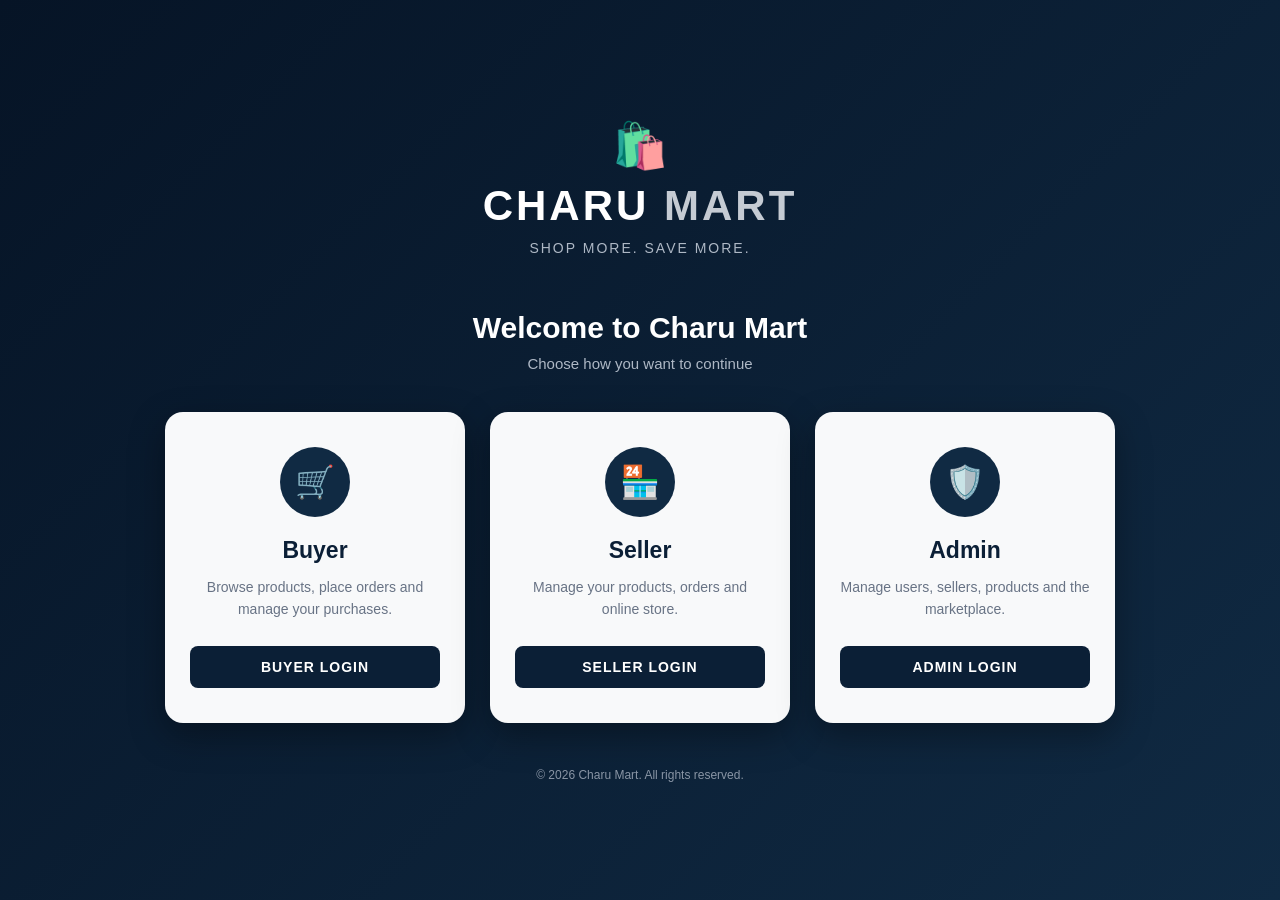
<file: index.html>
<!DOCTYPE html>
<html lang="en">

<head>
    <meta charset="UTF-8">
    <meta name="viewport" content="width=device-width, initial-scale=1.0">

    <title>Charu Mart | Choose Account</title>

    <style>

        * {
            margin: 0;
            padding: 0;
            box-sizing: border-box;
            font-family: Arial, sans-serif;
        }

        body {
            min-height: 100vh;
            background: linear-gradient(135deg, #061426, #102a43);
            color: #ffffff;

            display: flex;
            justify-content: center;
            align-items: center;

            padding: 30px;
        }

        .container {
            width: 100%;
            max-width: 1100px;
            text-align: center;
        }

        /* LOGO */

        .brand-icon {
            font-size: 45px;
            margin-bottom: 10px;
        }

        .logo {
            font-size: 42px;
            font-weight: 700;
            letter-spacing: 3px;
        }

        .logo span {
            color: #c5cbd3;
        }

        .tagline {
            margin-top: 10px;
            color: #aeb8c5;
            letter-spacing: 2px;
            font-size: 14px;
        }

        /* TITLE */

        .welcome {
            margin-top: 55px;
        }

        .welcome h2 {
            font-size: 30px;
            margin-bottom: 10px;
        }

        .welcome p {
            color: #aeb8c5;
            font-size: 15px;
        }

        /* ROLE CARDS */

        .roles {
            display: flex;
            justify-content: center;
            gap: 25px;

            margin-top: 40px;
            flex-wrap: wrap;
        }

        .role-card {
            width: 300px;
            min-height: 310px;

            background: #f8f9fa;
            color: #17202a;

            border-radius: 18px;

            padding: 35px 25px;

            box-shadow: 0 12px 35px rgba(0, 0, 0, 0.35);

            transition: transform 0.3s ease,
                        box-shadow 0.3s ease;
        }

        .role-card:hover {
            transform: translateY(-10px);

            box-shadow: 0 18px 40px rgba(0, 0, 0, 0.5);
        }

        /* ICON */

        .role-icon {
            width: 70px;
            height: 70px;

            margin: 0 auto 20px;

            border-radius: 50%;

            background: #102a43;

            display: flex;
            justify-content: center;
            align-items: center;

            font-size: 32px;
        }

        /* CARD TEXT */

        .role-card h3 {
            font-size: 23px;
            color: #0b1f36;

            margin-bottom: 12px;
        }

        .role-card p {
            color: #687385;

            font-size: 14px;
            line-height: 1.6;

            min-height: 45px;

            margin-bottom: 25px;
        }

        /* BUTTON */

        .role-button {
            display: inline-block;

            width: 100%;

            padding: 13px 20px;

            background: #0b1f36;
            color: #ffffff;

            text-decoration: none;

            border-radius: 8px;

            font-size: 14px;
            font-weight: bold;

            letter-spacing: 1px;

            transition: 0.3s;
        }

        .role-button:hover {
            background: #718096;
        }

        /* FOOTER */

        .footer {
            margin-top: 45px;

            color: #8995a5;

            font-size: 12px;
        }

        /* MOBILE */

        @media (max-width: 700px) {

            .logo {
                font-size: 32px;
            }

            .welcome {
                margin-top: 40px;
            }

            .welcome h2 {
                font-size: 25px;
            }

            .role-card {
                width: 100%;
                max-width: 350px;
            }

        }

    </style>

</head>


<body>

    <main class="container">

        <!-- BRAND -->

        <div class="brand-icon">
            🛍️
        </div>

        <h1 class="logo">
            CHARU <span>MART</span>
        </h1>

        <p class="tagline">
            SHOP MORE. SAVE MORE.
        </p>


        <!-- WELCOME -->

        <section class="welcome">

            <h2>
                Welcome to Charu Mart
            </h2>

            <p>
                Choose how you want to continue
            </p>

        </section>


        <!-- ROLES -->

        <section class="roles">


            <!-- BUYER -->

            <div class="role-card">

                <div class="role-icon">
                    🛒
                </div>

                <h3>
                    Buyer
                </h3>

                <p>
                    Browse products, place orders
                    and manage your purchases.
                </p>

                <a href="login.html" class="role-button">
                    BUYER LOGIN
                </a>

            </div>


            <!-- SELLER -->

            <div class="role-card">

                <div class="role-icon">
                    🏪
                </div>

                <h3>
                    Seller
                </h3>

                <p>
                    Manage your products, orders
                    and online store.
                </p>

                <a href="seller-login.html" class="role-button">
                    SELLER LOGIN
                </a>

            </div>


            <!-- ADMIN -->

            <div class="role-card">

                <div class="role-icon">
                    🛡️
                </div>

                <h3>
                    Admin
                </h3>

                <p>
                    Manage users, sellers, products
                    and the marketplace.
                </p>

                <a href="admin-login.html" class="role-button">
                    ADMIN LOGIN
                </a>

            </div>


        </section>


        <!-- FOOTER -->

        <footer class="footer">

            © 2026 Charu Mart. All rights reserved.

        </footer>

    </main>

</body>

</html>
</file>
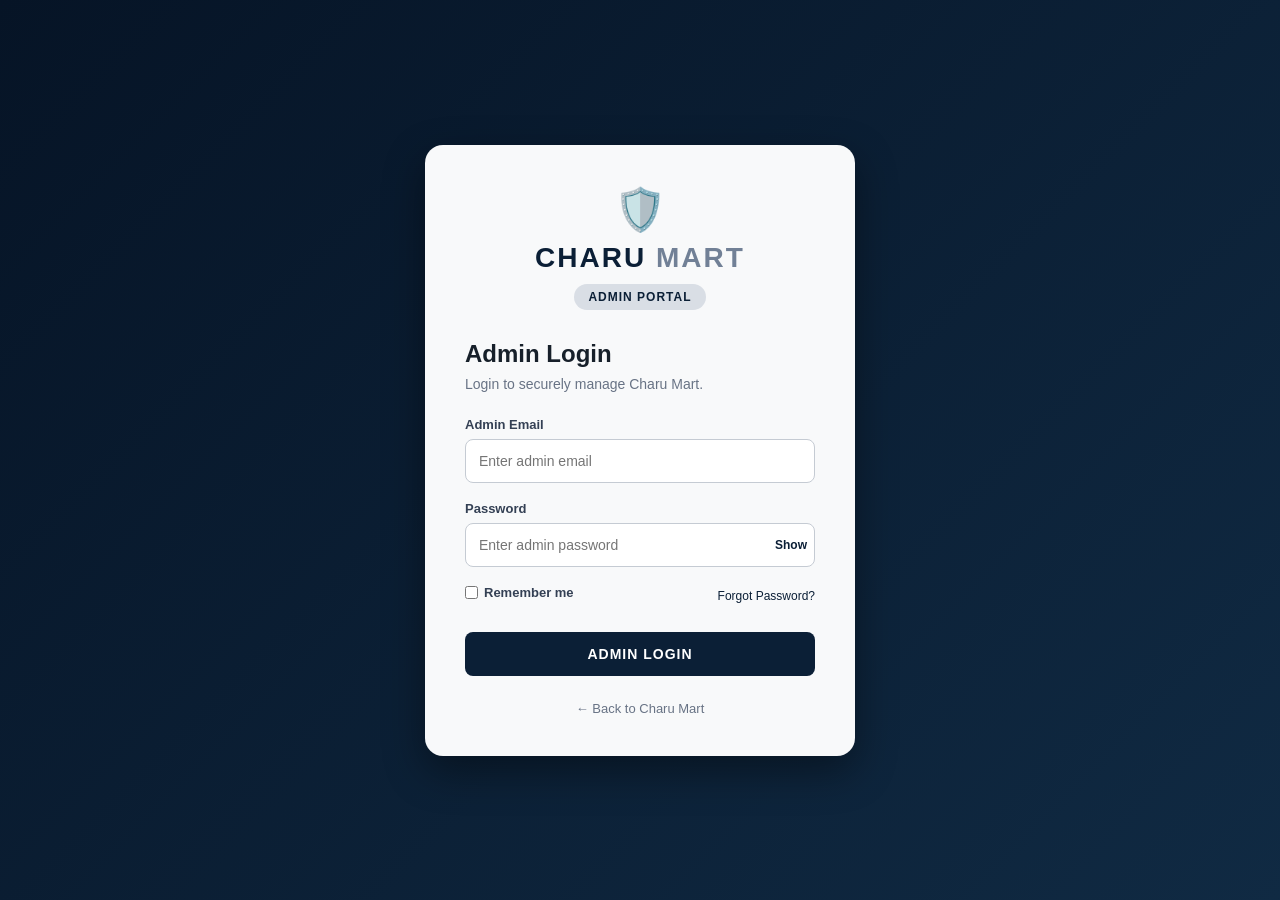
<file: admin-login.html>
<!DOCTYPE html>
<html lang="en">

<head>
    <meta charset="UTF-8">
    <meta name="viewport" content="width=device-width, initial-scale=1.0">

    <title>Charu Mart | Admin Login</title>

    <style>

        * {
            margin: 0;
            padding: 0;
            box-sizing: border-box;
            font-family: Arial, sans-serif;
        }

        body {
            min-height: 100vh;
            background: linear-gradient(135deg, #061426, #102a43);

            display: flex;
            justify-content: center;
            align-items: center;

            padding: 25px;
        }

        .login-box {
            width: 100%;
            max-width: 430px;

            background: #f8f9fa;

            padding: 40px;

            border-radius: 18px;

            box-shadow: 0 15px 40px rgba(0, 0, 0, 0.4);
        }

        .brand {
            text-align: center;
            margin-bottom: 30px;
        }

        .brand-icon {
            font-size: 42px;
            margin-bottom: 8px;
        }

        .brand h1 {
            font-size: 28px;
            letter-spacing: 2px;
            color: #0b1f36;
        }

        .brand h1 span {
            color: #718096;
        }

        .admin-label {
            display: inline-block;

            margin-top: 10px;

            padding: 6px 14px;

            border-radius: 20px;

            background: #d9dee5;
            color: #0b1f36;

            font-size: 12px;
            font-weight: bold;

            letter-spacing: 1px;
        }

        h2 {
            color: #17202a;
            margin-bottom: 8px;
        }

        .description {
            color: #687385;
            font-size: 14px;
            margin-bottom: 25px;
        }

        .input-group {
            margin-bottom: 18px;
        }

        label {
            display: block;

            margin-bottom: 7px;

            color: #344054;

            font-size: 13px;
            font-weight: bold;
        }

        input {
            width: 100%;

            padding: 13px;

            border: 1px solid #c5cbd3;

            border-radius: 8px;

            outline: none;

            font-size: 14px;
        }

        input:focus {
            border-color: #718096;
        }

        .password-box {
            position: relative;
        }

        .password-box input {
            padding-right: 65px;
        }

        .show-button {
            position: absolute;

            right: 8px;
            top: 50%;

            transform: translateY(-50%);

            border: none;

            background: transparent;

            color: #0b1f36;

            cursor: pointer;

            font-size: 12px;
            font-weight: bold;
        }

        .options {
            display: flex;

            justify-content: space-between;
            align-items: center;

            margin: 15px 0 25px;

            font-size: 12px;
        }

        .remember {
            display: flex;
            align-items: center;
            gap: 6px;
        }

        .remember input {
            width: auto;
        }

        .forgot {
            color: #0b1f36;
            text-decoration: none;
        }

        .login-button {
            width: 100%;

            padding: 14px;

            border: none;

            border-radius: 8px;

            background: #0b1f36;
            color: white;

            font-size: 14px;
            font-weight: bold;

            letter-spacing: 1px;

            cursor: pointer;

            transition: 0.3s;
        }

        .login-button:hover {
            background: #718096;
        }

        .message {
            text-align: center;

            margin-top: 15px;

            font-size: 13px;
        }

        .back {
            display: block;

            text-align: center;

            margin-top: 25px;

            color: #687385;

            text-decoration: none;

            font-size: 13px;
        }

        .back:hover {
            color: #0b1f36;
        }

    </style>

</head>


<body>

    <main class="login-box">

        <!-- BRAND -->

        <div class="brand">

            <div class="brand-icon">
                🛡️
            </div>

            <h1>
                CHARU <span>MART</span>
            </h1>

            <div class="admin-label">
                ADMIN PORTAL
            </div>

        </div>


        <!-- LOGIN -->

        <h2>
            Admin Login
        </h2>

        <p class="description">
            Login to securely manage Charu Mart.
        </p>


        <form id="adminLoginForm">

            <!-- ADMIN EMAIL -->

            <div class="input-group">

                <label for="adminEmail">
                    Admin Email
                </label>

                <input
                    type="email"
                    id="adminEmail"
                    placeholder="Enter admin email"
                    required
                >

            </div>


            <!-- PASSWORD -->

            <div class="input-group">

                <label for="adminPassword">
                    Password
                </label>

                <div class="password-box">

                    <input
                        type="password"
                        id="adminPassword"
                        placeholder="Enter admin password"
                        required
                    >

                    <button
                        type="button"
                        class="show-button"
                        onclick="togglePassword()"
                    >
                        Show
                    </button>

                </div>

            </div>


            <!-- OPTIONS -->

            <div class="options">

                <label class="remember">

                    <input type="checkbox">

                    Remember me

                </label>

                <a href="#" class="forgot">
                    Forgot Password?
                </a>

            </div>


            <!-- LOGIN BUTTON -->

            <button
                type="submit"
                class="login-button"
            >
                ADMIN LOGIN
            </button>


            <p
                id="adminMessage"
                class="message"
            ></p>

        </form>


        <!-- BACK -->

        <a href="index.html" class="back">
            ← Back to Charu Mart
        </a>

    </main>


    <script>

        function togglePassword() {

            const password =
                document.getElementById("adminPassword");

            const button =
                document.querySelector(".show-button");


            if (password.type === "password") {

                password.type = "text";

                button.textContent = "Hide";

            } else {

                password.type = "password";

                button.textContent = "Show";

            }

        }


        document
            .getElementById("adminLoginForm")
            .addEventListener("submit", function(event) {

                event.preventDefault();

                document
                    .getElementById("adminMessage")
                    .textContent =
                    "Admin login submitted.";

            });

    </script>

</body>

</html>
</file>
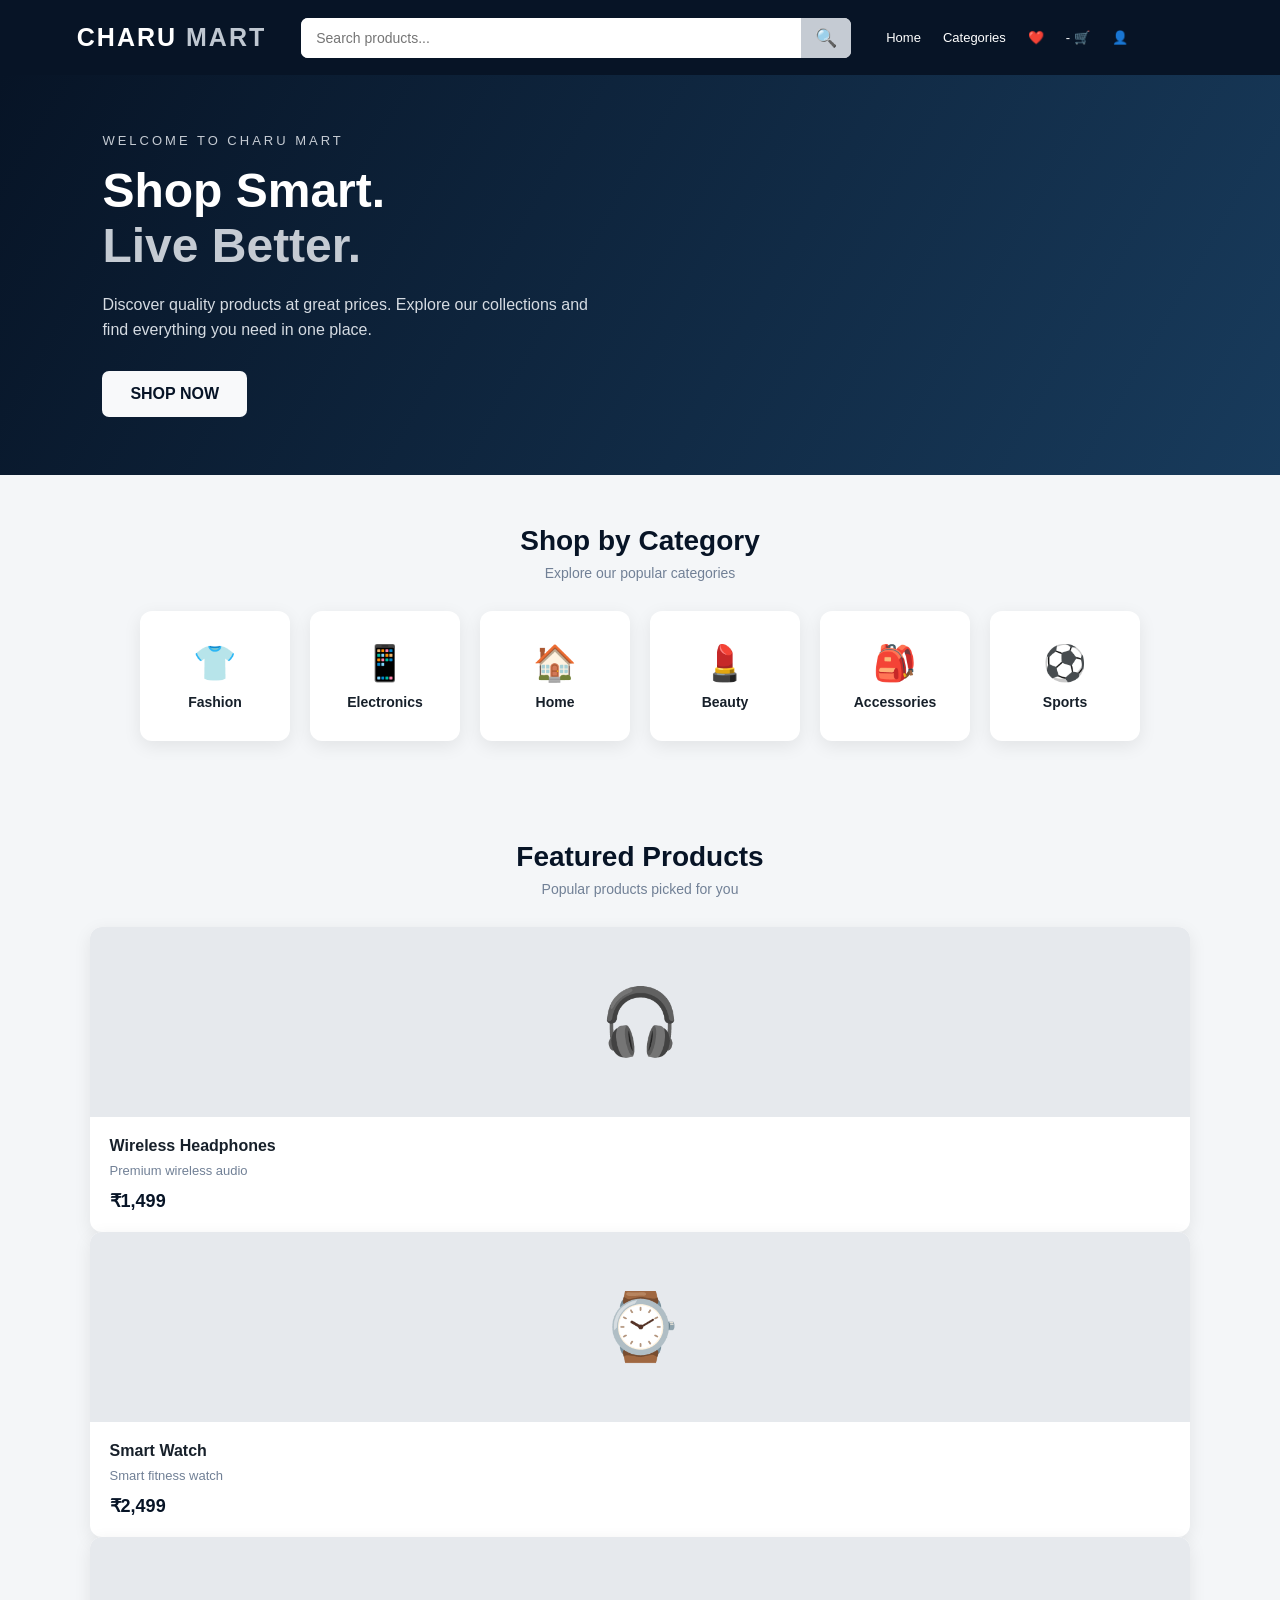
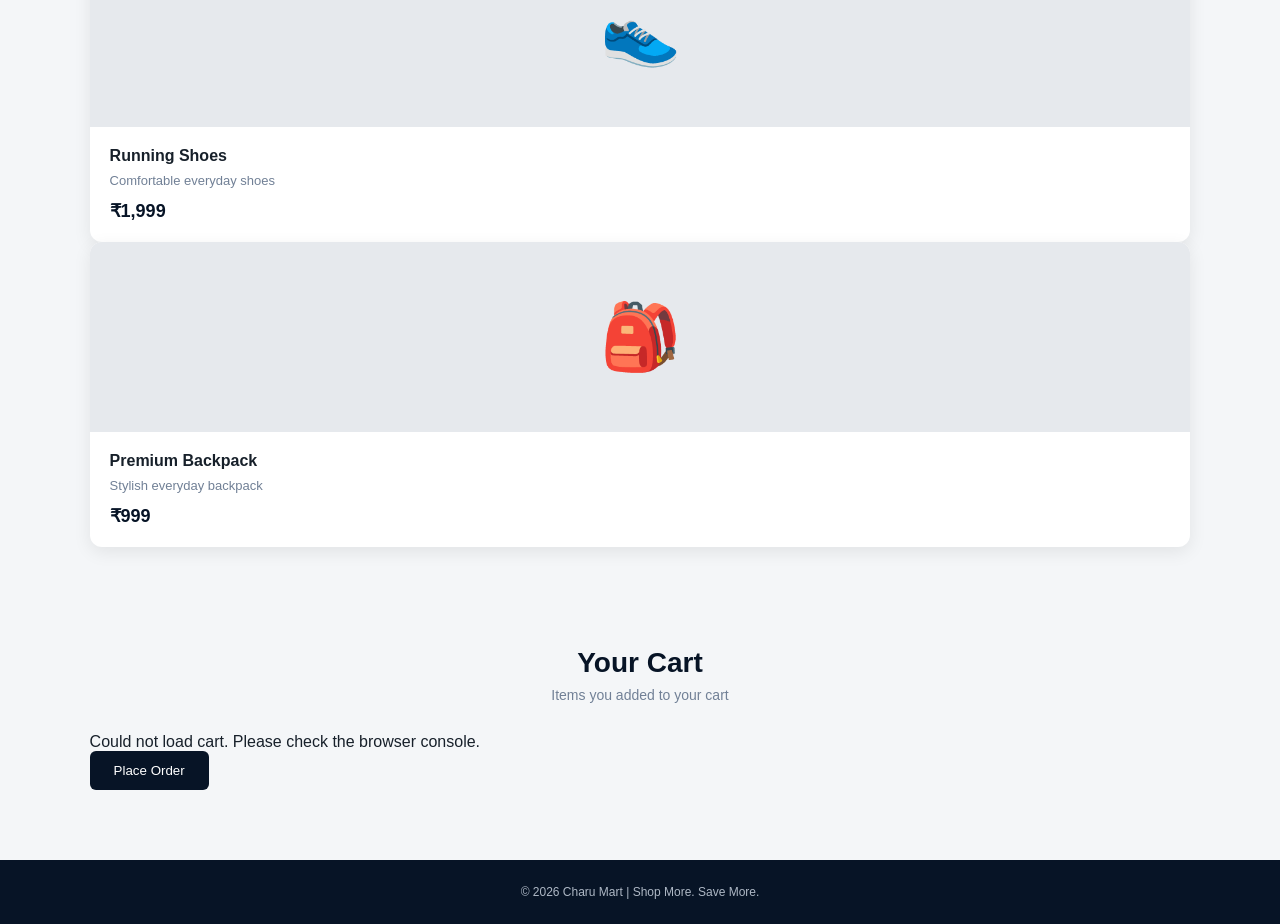
<file: home.html>
<!DOCTYPE html>
<html lang="en">

<head>
    <meta charset="UTF-8">
    <meta name="viewport" content="width=device-width, initial-scale=1.0">

    <title>Charu Mart | Home</title>

    <style>

        * {
            margin: 0;
            padding: 0;
            box-sizing: border-box;
            font-family: Arial, sans-serif;
        }

        body {
            background: #f4f6f8;
            color: #17202a;
        }

        /* NAVBAR */

        .navbar {
            height: 75px;
            background: #071426;
            color: white;

            display: flex;
            align-items: center;

            padding: 0 6%;

            gap: 35px;
        }

        .logo {
            font-size: 25px;
            font-weight: bold;
            letter-spacing: 2px;
            white-space: nowrap;
        }

        .logo span {
            color: #bfc7d1;
        }

        /* SEARCH */

        .search-box {
            flex: 1;
            max-width: 550px;

            display: flex;

            background: white;

            border-radius: 7px;

            overflow: hidden;
        }

        .search-box input {
            flex: 1;

            padding: 12px 15px;

            border: none;
            outline: none;

            font-size: 14px;
        }

        .search-box button {
            width: 50px;

            border: none;

            background: #c5cbd3;
            color: #071426;

            cursor: pointer;

            font-size: 18px;
        }

        /* NAV LINKS */

        .nav-links {
            display: flex;
            gap: 22px;
            align-items: center;
        }

        .nav-links a {
            color: white;
            text-decoration: none;
            font-size: 13px;
        }

        .nav-links a:hover {
            color: #c5cbd3;
        }

        .cart {
            font-size: 20px;
        }

        /* HERO */

        .hero {
            min-height: 400px;

            background: linear-gradient(
                120deg,
                #071426,
                #183b5c
            );

            color: white;

            display: flex;
            align-items: center;

            padding: 50px 8%;
        }

        .hero-content {
            max-width: 600px;
        }

        .hero-small {
            color: #c5cbd3;

            letter-spacing: 3px;

            font-size: 13px;

            margin-bottom: 15px;
        }

        .hero h1 {
            font-size: 48px;

            line-height: 1.15;

            margin-bottom: 18px;
        }

        .hero h1 span {
            color: #c5cbd3;
        }

        .hero p {
            color: #d5dbe2;

            line-height: 1.6;

            max-width: 500px;

            margin-bottom: 28px;
        }

        .shop-button {
            display: inline-block;

            padding: 14px 28px;

            background: #f8f9fa;

            color: #071426;

            text-decoration: none;

            border-radius: 7px;

            font-weight: bold;

            transition: 0.3s;
        }

        .shop-button:hover {
            background: #c5cbd3;
        }

        /* CATEGORIES */

        .section {
            padding: 50px 7%;
        }

        .section-title {
            text-align: center;

            margin-bottom: 30px;
        }

        .section-title h2 {
            font-size: 28px;

            color: #071426;
        }

        .section-title p {
            color: #718096;

            margin-top: 8px;

            font-size: 14px;
        }

        .categories {
            display: flex;

            justify-content: center;

            gap: 20px;

            flex-wrap: wrap;
        }

        .category {
            width: 150px;

            height: 130px;

            background: white;

            border-radius: 12px;

            display: flex;

            flex-direction: column;

            justify-content: center;

            align-items: center;

            box-shadow: 0 5px 18px rgba(0,0,0,0.08);

            transition: 0.3s;

            cursor: pointer;
        }

        .category:hover {
            transform: translateY(-5px);
        }

        .category-icon {
            font-size: 35px;

            margin-bottom: 10px;
        }

        .category h3 {
            font-size: 14px;

            color: #17202a;
        }

        /* PRODUCTS */

        .products {
            display: grid;

            grid-template-columns:
                repeat(auto-fit, minmax(220px, 1fr));

            gap: 25px;
        }

        .product {
            background: white;

            border-radius: 12px;

            overflow: hidden;

            box-shadow: 0 5px 18px rgba(0,0,0,0.08);

            transition: 0.3s;
        }

        .product:hover {
            transform: translateY(-5px);
        }

        .product-image {
            height: 190px;

            background: #e6e9ed;

            display: flex;

            align-items: center;

            justify-content: center;

            font-size: 65px;
        }

        .product-info {
            padding: 20px;
        }

        .product-info h3 {
            font-size: 16px;

            margin-bottom: 8px;
        }

        .product-info p {
            color: #718096;

            font-size: 13px;

            margin-bottom: 12px;
        }

        .price {
            color: #071426;

            font-weight: bold;

            font-size: 18px;
        }

        /* FOOTER */

        footer {
            background: #071426;

            color: #aeb8c5;

            text-align: center;

            padding: 25px;

            font-size: 12px;

            margin-top: 20px;
        }

        /* MOBILE */

        @media (max-width: 800px) {

            .navbar {
                height: auto;

                padding: 20px;

                flex-wrap: wrap;

                gap: 18px;
            }

            .search-box {
                order: 3;

                flex-basis: 100%;
            }

            .nav-links {
                margin-left: auto;
            }

            .hero {
                padding: 50px 7%;
            }

            .hero h1 {
                font-size: 36px;
            }

        }

    </style>

</head>


<body>


    <!-- NAVBAR -->

    <header class="navbar">

        <div class="logo">
            CHARU <span>MART</span>
        </div>


        <div class="search-box">

    <input
        type="text"
        id="searchInput"
        placeholder="Search products..."
    >

    <button
        type="button"
        id="searchButton"
    >
        🔍
    </button>

</div>


        <nav class="nav-links">

            <a href="#">
                Home
            </a>

            <a href="#">
                Categories
            </a>

            <a href="#">
                ❤️
            </a>

            <a href="#" class="cart">-
                🛒
            </a>

            <a href="#">
                👤
            </a>

        </nav>

    </header>



    <!-- HERO -->

    <section class="hero">

        <div class="hero-content">

            <div class="hero-small">
                WELCOME TO CHARU MART
            </div>

            <h1>
                Shop Smart.
                <br>
                <span>Live Better.</span>
            </h1>

            <p>
                Discover quality products at great prices.
                Explore our collections and find everything
                you need in one place.
            </p>

            <a href="#products" class="shop-button">
                SHOP NOW
            </a>

        </div>

    </section>



    <!-- CATEGORIES -->

    <section class="section">

        <div class="section-title">

            <h2>
                Shop by Category
            </h2>

            <p>
                Explore our popular categories
            </p>

        </div>


        <div class="categories">


            <div class="category">

                <div class="category-icon">
                    👕
                </div>

                <h3>
                    Fashion
                </h3>

            </div>


            <div class="category">

                <div class="category-icon">
                    📱
                </div>

                <h3>
                    Electronics
                </h3>

            </div>


            <div class="category">

                <div class="category-icon">
                    🏠
                </div>

                <h3>
                    Home
                </h3>

            </div>


            <div class="category">

                <div class="category-icon">
                    💄
                </div>

                <h3>
                    Beauty
                </h3>

            </div>


            <div class="category">

                <div class="category-icon">
                    🎒
                </div>

                <h3>
                    Accessories
                </h3>

            </div>


            <div class="category">

                <div class="category-icon">
                    ⚽
                </div>

                <h3>
                    Sports
                </h3>

            </div>


        </div>

    </section>



    <!-- PRODUCTS -->

    <section class="section" id="products">

        <div class="section-title">

            <h2>
                Featured Products
            </h2>

            <p>
                Popular products picked for you
            </p>

        </div>


        <div class="products" id="productContainer"></div>


            <div class="product" data-name="wireless headphones">

                <div class="product-image">
                    🎧
                </div>

                <div class="product-info">

                    <h3>
                        Wireless Headphones
                    </h3>

                    <p>
                        Premium wireless audio
                    </p>

                    <div class="price">
                        ₹1,499
                    </div>

                </div>

            </div>


            <div class="product" data-name="smart watch">

                <div class="product-image">
                    ⌚
                </div>

                <div class="product-info">

                    <h3>
                        Smart Watch
                    </h3>

                    <p>
                        Smart fitness watch
                    </p>

                    <div class="price">
                        ₹2,499
                    </div>

                </div>

            </div>


            <div class="product" data-name="running shoes">

                <div class="product-image">
                    👟
                </div>

                <div class="product-info">

                    <h3>
                        Running Shoes
                    </h3>

                    <p>
                        Comfortable everyday shoes
                    </p>

                    <div class="price">
                        ₹1,999
                    </div>

                </div>

            </div>


            <div class="product" data-name="premium backpack">

                <div class="product-image">
                    🎒
                </div>

                <div class="product-info">

                    <h3>
                        Premium Backpack
                    </h3>

                    <p>
                        Stylish everyday backpack
                    </p>

                    <div class="price">
                        ₹999
                    </div>

                </div>

            </div>


        </div>

    </section>
<!-- CART SECTION -->
<section class="section" id="cart">

    <div class="section-title">
        <h2>Your Cart</h2>
        <p>Items you added to your cart</p>
    </div>

    <div id="cartContainer"></div>
    <button onclick="placeOrder()"
    style="padding: 12px 24px; background: #071426; color: white; border: none; border-radius: 6px; cursor: pointer;">
    Place Order
</button>

</section>


    <!-- FOOTER -->

    <footer>

        © 2026 Charu Mart | Shop More. Save More.

    </footer>
<script>

    const searchInput = document.getElementById("searchInput");
    const searchButton = document.getElementById("searchButton");

    const products = document.querySelectorAll(".product");

    function searchProducts() {

        const searchText =
            searchInput.value.toLowerCase().trim();

        products.forEach(function(product) {

            const productName =
                product.getAttribute("data-name");

            if (productName.includes(searchText)) {
                product.style.display = "";
            } else {
                product.style.display = "none";
            }

        });

    }

    searchButton.addEventListener("click", searchProducts);

    searchInput.addEventListener("input", searchProducts);


fetch("http://localhost:8080/api/products")
    .then(response => response.json())
    .then(products => {

        const productContainer =
            document.getElementById("productContainer");

        productContainer.innerHTML = "";

        products.forEach(product => {

            const productCard = document.createElement("div");

            productCard.className = "product";

            productCard.innerHTML = `
    <div class="product-image">
        <img src="${product.imageUrl}" 
             alt="${product.name}"
             style="width:100%; height:100%; object-fit:contain;">
    </div>

    <div class="product-info">
        <h3>${product.name}</h3>

        <p>${product.description}</p>

        <h4>₹${product.price}</h4>

        <button onclick="addToCart(${product.id})">Add to Cart</button>
    </div>
`;

            productContainer.appendChild(productCard);
        });
    })
    .catch(error => {
        console.error("Error loading products:", error);
    });
    function addToCart(productId) {

    const loggedInUser = JSON.parse(
    sessionStorage.getItem("charuMartUser") || "null"
);

if (!loggedInUser || !loggedInUser.id) {
    alert("Please log in before adding products to your cart.");
    window.location.href = "login.html";
    return;
}

const cartItem = {
    userId: loggedInUser.id,
    productId: productId,
    quantity: 1
};

    fetch("http://localhost:8080/api/cart", {
        method: "POST",
        headers: {
            "Content-Type": "application/json"
        },
        body: JSON.stringify(cartItem)
    })
    .then(response => {
        if (!response.ok) {
            throw new Error("Failed to add product to cart");
        }
        return response.json();
    })
    .then(data => {
        console.log("Cart item saved:", data);
        alert("Product added to cart!");
    })
    .catch(error => {
        console.error("Cart error:", error);
        alert("Could not add product to cart.");
    });
}
async function displayCart() {
    const cartContainer = document.getElementById("cartContainer");

    cartContainer.innerHTML = "<p>Loading cart...</p>";

    try {
        const cartResponse = await fetch("http://localhost:8080/api/cart");

        if (!cartResponse.ok) {
            throw new Error("Failed to load cart");
        }

        const cart = await cartResponse.json();

        if (!cart.length) {
            cartContainer.innerHTML = "<p>Your cart is empty.</p>";
            return;
        }

        const productResponse = await fetch("http://localhost:8080/api/products");

        if (!productResponse.ok) {
            throw new Error("Failed to load products");
        }

        const products = await productResponse.json();

        cartContainer.innerHTML = "";
        let total = 0;
        let displayedItems = 0;

        for (const item of cart) {
            const product = products.find(
                p => Number(p.id) === Number(item.productId)
            );

            if (!product) {
                console.error("Product not found for cart item:", item);
                continue;
            }

            const quantity = Number(item.quantity);
            const price = Number(product.price);
            total += price * quantity;
            displayedItems++;

            const cartItem = document.createElement("div");

            cartItem.style.cssText =
                "background:white;padding:20px;margin-bottom:15px;" +
                "border-radius:10px;box-shadow:0 3px 12px #0001;";

            cartItem.innerHTML = `
                <h3>${product.name}</h3>
                <p>${product.description ?? ""}</p>
                <p>Price: ₹${price.toFixed(2)}</p>

                <div style="display:flex;align-items:center;gap:12px;margin:10px 0;">
                    <button onclick="changeQuantity(${item.cartId}, -1)">−</button>
                    <span>Quantity: ${quantity}</span>
                    <button onclick="changeQuantity(${item.cartId}, 1)">+</button>
                    <button onclick="removeFromCart(${item.cartId})">Remove</button>
                </div>
            `;

            cartContainer.appendChild(cartItem);
        }

        if (displayedItems === 0) {
            cartContainer.innerHTML =
                "<p>Your cart item exists, but its product details could not be found.</p>";
            return;
        }

        const totalElement = document.createElement("h2");
        totalElement.textContent = `Total: ₹${total.toFixed(2)}`;
        totalElement.style.marginTop = "20px";
        cartContainer.appendChild(totalElement);

    } catch (error) {
        console.error("Cart loading error:", error);
        cartContainer.innerHTML =
            "<p>Could not load cart. Please check the browser console.</p>";
    }
}
displayCart();

function showCart() {
    let cart = JSON.parse(localStorage.getItem("cart")) || [];

    if (cart.length === 0) {
        alert("Your cart is empty!");
        return;
    }

    let message = "Your Cart:\n\n";

    cart.forEach(item => {
        message += "Product ID: " + item.id +
                   "\nQuantity: " + item.quantity + "\n\n";
    });

    alert(message);
}
displayCart();

function showCart() {
    let cart = JSON.parse(localStorage.getItem("cart")) || [];

    if (cart.length === 0) {
        alert("Your cart is empty!");
        return;
    }

    let message = "Your Cart:\n\n";

    cart.forEach(item => {
        message += "Product ID: " + item.id +
                   "\nQuantity: " + item.quantity + "\n\n";
    });

    alert(message);
}
function changeQuantity(cartId, change) {
    fetch("http://localhost:8080/api/cart")
        .then(response => {
            if (!response.ok) {
                throw new Error("Could not load cart");
            }
            return response.json();
        })
        .then(cart => {
            const item = cart.find(item => item.cartId === cartId);

            if (!item) {
                throw new Error("Cart item not found");
            }

            const newQuantity = item.quantity + change;

            if (newQuantity <= 0) {
                return fetch(`http://localhost:8080/api/cart/${cartId}`, {
                    method: "DELETE"
                });
            }

            return fetch(`http://localhost:8080/api/cart/${cartId}`, {
                method: "PUT",
                headers: {
                    "Content-Type": "application/json"
                },
                body: JSON.stringify({
                    quantity: newQuantity
                })
            });
        })
        .then(response => {
            if (response && !response.ok) {
                throw new Error("Could not update cart");
            }

            displayCart();
        })
        .catch(error => {
            console.error("Quantity update error:", error);
            alert("Could not update quantity. Please try again.");
        });
}

function removeFromCart(cartId) {
    fetch(`http://localhost:8080/api/cart/${cartId}`, {
        method: "DELETE"
    })
    .then(response => {
        if (!response.ok) {
            throw new Error("Failed to remove cart item");
        }

        displayCart();
    })
    .catch(error => {
        console.error("Remove cart error:", error);
        alert("Could not remove the item. Please try again.");
    });
}
async function placeOrder() {
    try {
        const response = await fetch("http://localhost:8080/api/cart");

        if (!response.ok) {
            throw new Error("Could not load cart");
        }

        const cart = await response.json();

        if (cart.length === 0) {
            alert("Your cart is empty!");
            return;
        }

        const orderResponse = await fetch("http://localhost:8080/api/orders", {
            method: "POST",
            headers: {
                "Content-Type": "application/json"
            },
            body: JSON.stringify({
    userId: JSON.parse(
        sessionStorage.getItem("charuMartUser") || "null"
    )?.id
})
        });

        if (!orderResponse.ok) {
            const errorText = await orderResponse.text();
            throw new Error(errorText || "Could not place order");
        }

        const order = await orderResponse.json();

        alert(
            "Order placed successfully! 🎉\n" +
            "Order ID: " + order.orderId + "\n" +
            "Total: ₹" + order.totalAmount
        );

        await displayCart();

    } catch (error) {
        console.error("Place order error:", error);
        alert("Could not place order. Please check the console and try again.");
    }
}
</script>

</body>
</html>
</file>
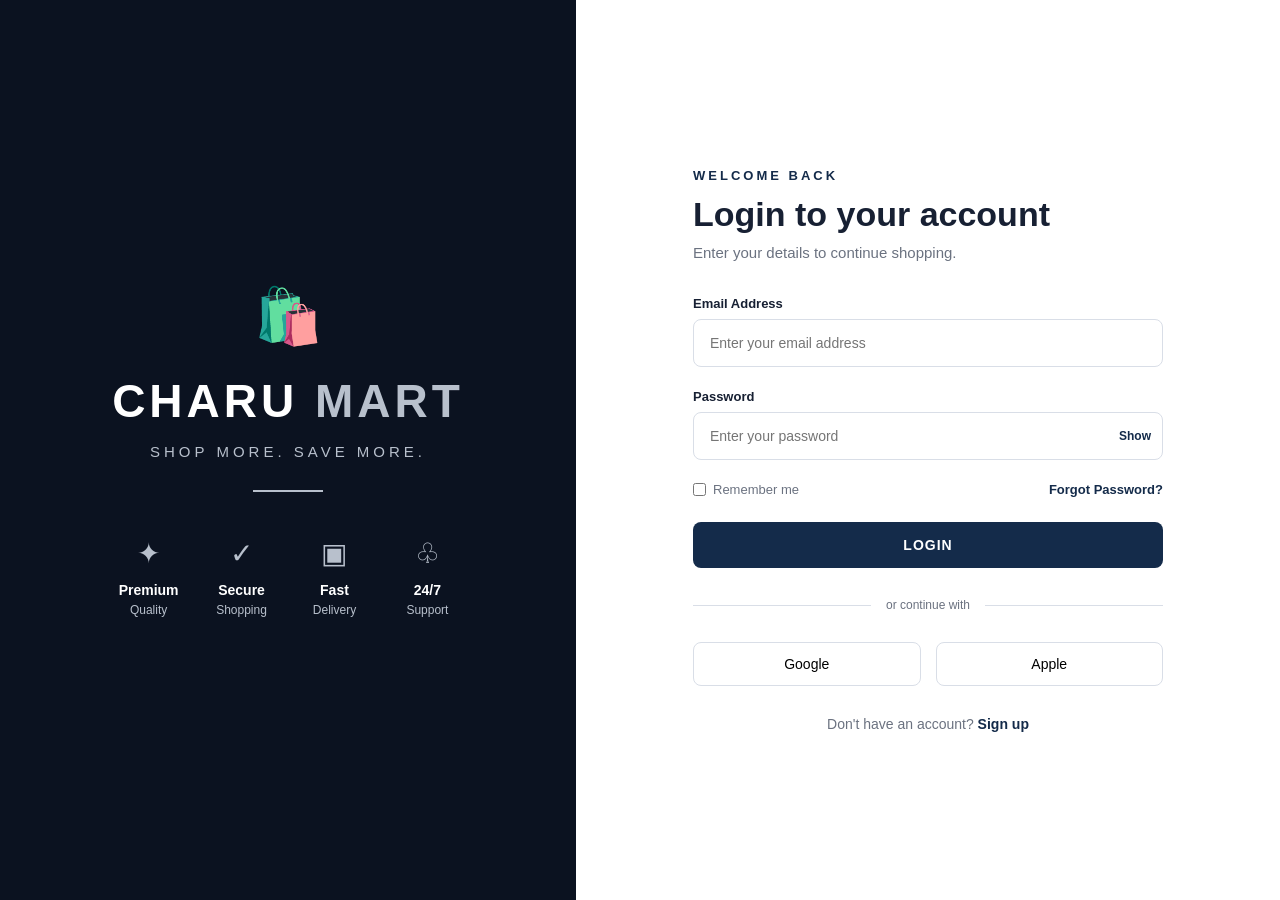
<file: login.html>
<!DOCTYPE html>
<html lang="en">

<head>
    <meta charset="UTF-8">
    <meta name="viewport" content="width=device-width, initial-scale=1.0">

    <title>Charu Mart | Login</title>

    <link rel="stylesheet" href="style.css">
</head>

<body>

    <main class="login-page">

        <!-- LEFT SIDE -->
        <section class="brand-section">

            <div class="brand-content">

                <div class="brand-icon">🛍️</div>

                <h1>
                    CHARU <span>MART</span>
                </h1>

                <p class="tagline">
                    SHOP MORE. SAVE MORE.
                </p>

                <div class="line"></div>

                <div class="features">

                    <div class="feature">
                        <div class="feature-icon">✦</div>
                        <h3>Premium</h3>
                        <p>Quality</p>
                    </div>

                    <div class="feature">
                        <div class="feature-icon">✓</div>
                        <h3>Secure</h3>
                        <p>Shopping</p>
                    </div>

                    <div class="feature">
                        <div class="feature-icon">▣</div>
                        <h3>Fast</h3>
                        <p>Delivery</p>
                    </div>

                    <div class="feature">
                        <div class="feature-icon">♧</div>
                        <h3>24/7</h3>
                        <p>Support</p>
                    </div>

                </div>

            </div>

        </section>


        <!-- RIGHT SIDE -->
        <section class="form-section">

            <div class="login-container">

                <p class="welcome-small">WELCOME BACK</p>

                <h2>Login to your account</h2>

                <p class="login-description">
                    Enter your details to continue shopping.
                </p>


                <!-- LOGIN FORM -->
                <form id="loginForm"novalidate>

                    <div class="input-group">

    <label for="email">Email Address</label>

    <input
        type="email"
        id="email"
        name="email"
        placeholder="Enter your email address"
        autocomplete="username"
        required
    >

</div>


                    <div class="input-group">

                        <label for="password">Password</label>

                        <div class="password-box">

                            <input
    type="password"
    id="password"
    name="password"
    placeholder="Enter your password"
    autocomplete="current-password"
    required
>

                            <button
                                type="button"
                                id="togglePassword"
                            >
                                Show
                            </button>

                        </div>

                    </div>


                    <div class="login-options">

                        <label class="remember">
                            <input type="checkbox">
                            Remember me
                        </label>

                        <a href="#">Forgot Password?</a>

                    </div>


                    <button type="submit" class="login-button">
                        LOGIN
                    </button>


                    <p id="loginMessage" class="login-message"></p>

                </form>


                <div class="divider">
                    <span>or continue with</span>
                </div>


                <div class="social-buttons">

                    <button type="button">
                        Google
                    </button>

                    <button type="button">
                        Apple
                    </button>

                </div>


                <p class="register-text">
    Don't have an account?
    <a href="register.html">Sign up</a>
</p>

            </div>

        </section>

    </main>


    <script src="script.js"></script>

</body>

</html>
</file>
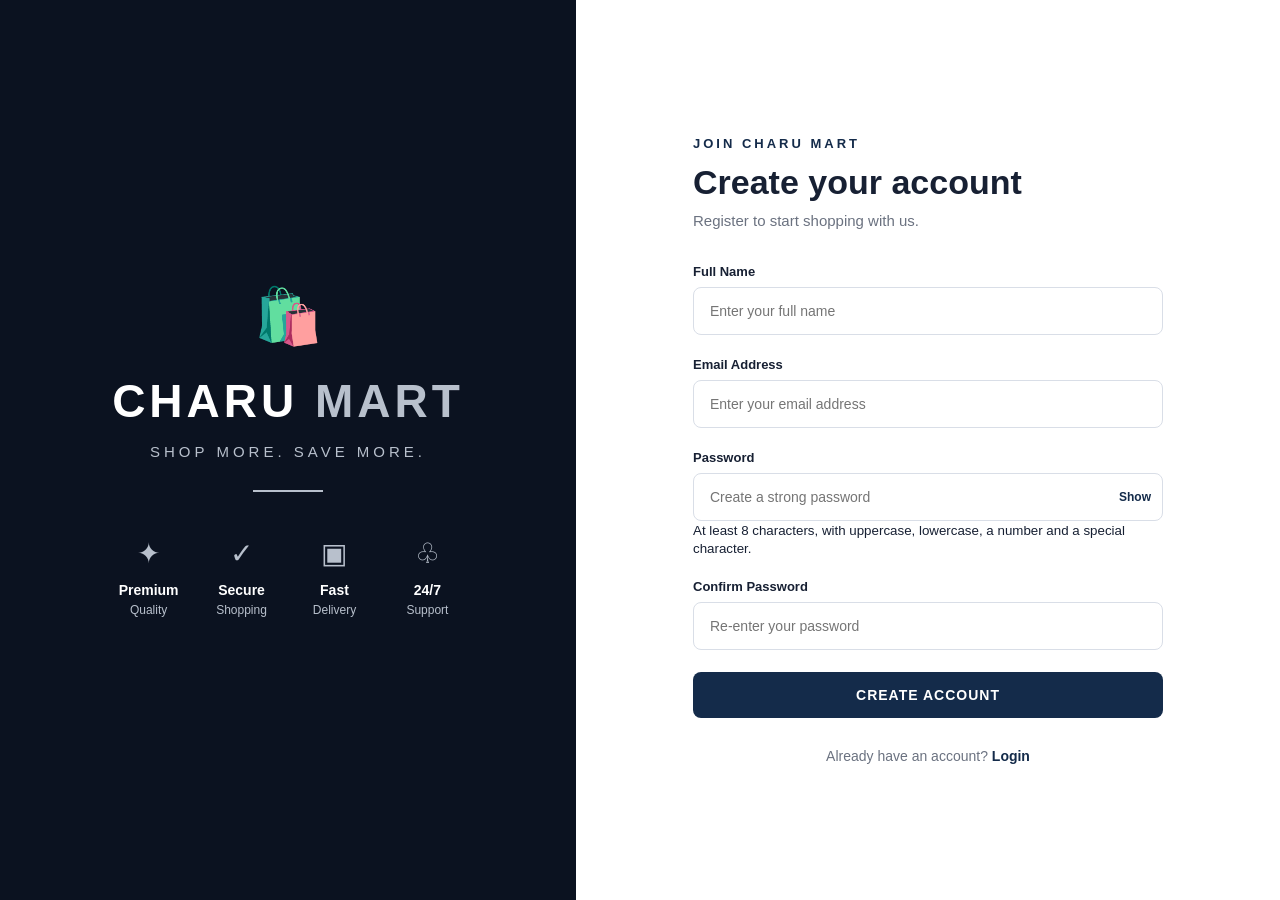
<file: register.html>
<!DOCTYPE html>
<html lang="en">

<head>
    <meta charset="UTF-8">
    <meta name="viewport" content="width=device-width, initial-scale=1.0">
    <title>Charu Mart | Register</title>
    <link rel="stylesheet" href="style.css">
</head>

<body>

    <main class="login-page">

        <section class="brand-section">
            <div class="brand-content">
                <div class="brand-icon">🛍️</div>
                <h1>CHARU <span>MART</span></h1>
                <p class="tagline">SHOP MORE. SAVE MORE.</p>
                <div class="line"></div>

                <div class="features">
                    <div class="feature">
                        <div class="feature-icon">✦</div>
                        <h3>Premium</h3>
                        <p>Quality</p>
                    </div>
                    <div class="feature">
                        <div class="feature-icon">✓</div>
                        <h3>Secure</h3>
                        <p>Shopping</p>
                    </div>
                    <div class="feature">
                        <div class="feature-icon">▣</div>
                        <h3>Fast</h3>
                        <p>Delivery</p>
                    </div>
                    <div class="feature">
                        <div class="feature-icon">♧</div>
                        <h3>24/7</h3>
                        <p>Support</p>
                    </div>
                </div>
            </div>
        </section>

        <section class="form-section">
            <div class="login-container">

                <p class="welcome-small">JOIN CHARU MART</p>
                <h2>Create your account</h2>
                <p class="login-description">
                    Register to start shopping with us.
                </p>

                <form id="registerForm" novalidate>

                    <div class="input-group">
                        <label for="name">Full Name</label>
                        <input
                            type="text"
                            id="name"
                            name="name"
                            placeholder="Enter your full name"
                            autocomplete="name"
                            maxlength="80"
                            required
                        >
                    </div>

                    <div class="input-group">
                        <label for="email">Email Address</label>
                        <input
                            type="email"
                            id="email"
                            name="email"
                            placeholder="Enter your email address"
                            autocomplete="email"
                            required
                        >
                    </div>

                    <div class="input-group">
                        <label for="password">Password</label>
                        <div class="password-box">
                            <input
                                type="password"
                                id="password"
                                name="password"
                                placeholder="Create a strong password"
                                autocomplete="new-password"
                                required
                            >
                            <button type="button" id="togglePassword">
                                Show
                            </button>
                        </div>
                        <small>
                            At least 8 characters, with uppercase,
                            lowercase, a number and a special character.
                        </small>
                    </div>

                    <div class="input-group">
                        <label for="confirmPassword">Confirm Password</label>
                        <input
                            type="password"
                            id="confirmPassword"
                            name="confirmPassword"
                            placeholder="Re-enter your password"
                            autocomplete="new-password"
                            required
                        >
                    </div>

                    <button type="submit" class="login-button">
                        CREATE ACCOUNT
                    </button>

                    <p id="registerMessage" class="login-message"
                       aria-live="polite"></p>

                </form>

                <p class="register-text">
                    Already have an account?
                    <a href="login.html">Login</a>
                </p>

            </div>
        </section>

    </main>

    <script src="register.js"></script>

</body>
</html>
</file>
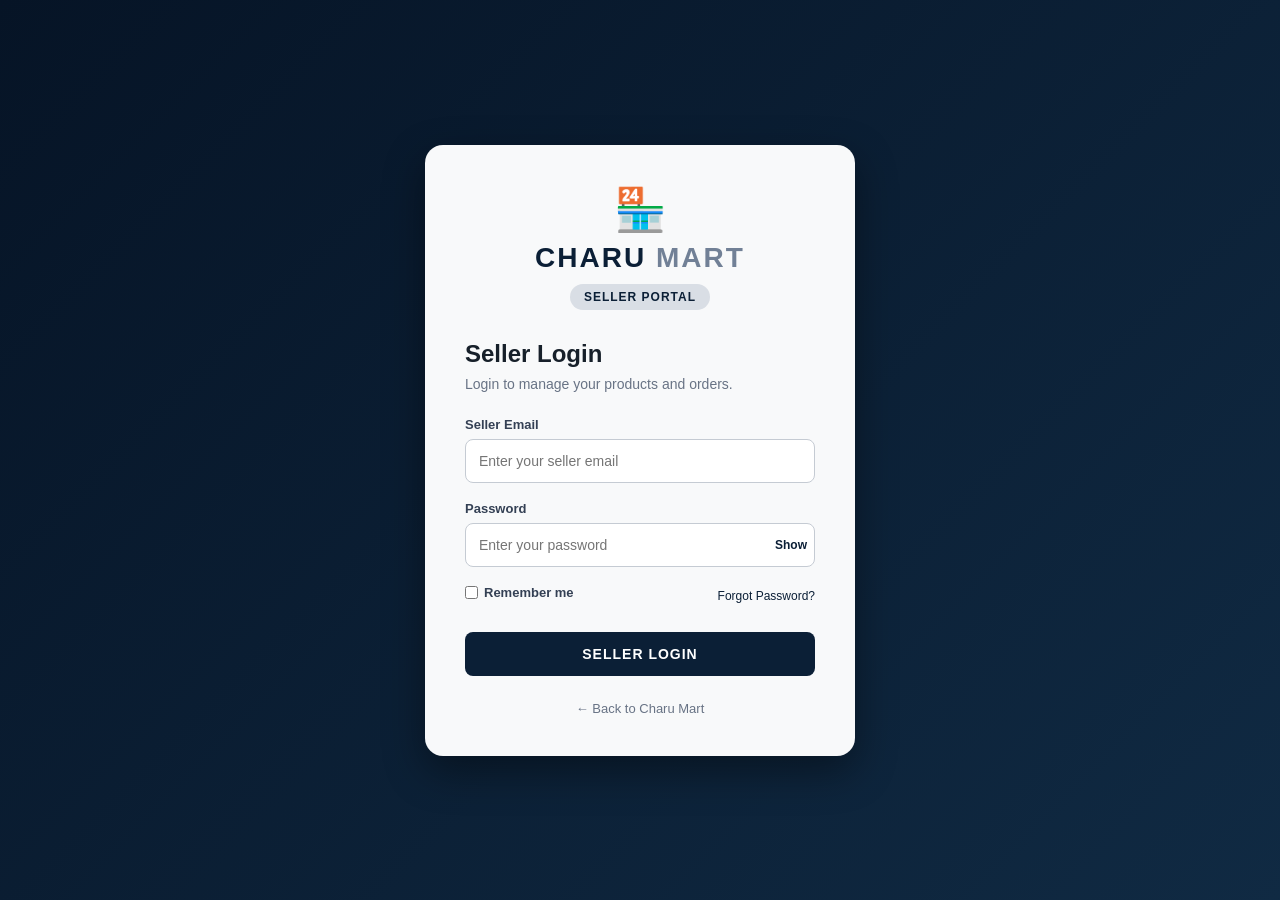
<file: seller-login.html>
<!DOCTYPE html>
<html lang="en">

<head>
    <meta charset="UTF-8">
    <meta name="viewport" content="width=device-width, initial-scale=1.0">

    <title>Charu Mart | Seller Login</title>

    <style>

        * {
            margin: 0;
            padding: 0;
            box-sizing: border-box;
            font-family: Arial, sans-serif;
        }

        body {
            min-height: 100vh;
            background: linear-gradient(135deg, #061426, #102a43);

            display: flex;
            justify-content: center;
            align-items: center;

            padding: 25px;
        }

        .login-box {
            width: 100%;
            max-width: 430px;

            background: #f8f9fa;

            padding: 40px;

            border-radius: 18px;

            box-shadow: 0 15px 40px rgba(0, 0, 0, 0.4);
        }

        .brand {
            text-align: center;
            margin-bottom: 30px;
        }

        .brand-icon {
            font-size: 42px;
            margin-bottom: 8px;
        }

        .brand h1 {
            font-size: 28px;
            letter-spacing: 2px;
            color: #0b1f36;
        }

        .brand h1 span {
            color: #718096;
        }

        .seller-label {
            display: inline-block;

            margin-top: 10px;

            padding: 6px 14px;

            border-radius: 20px;

            background: #d9dee5;
            color: #0b1f36;

            font-size: 12px;
            font-weight: bold;

            letter-spacing: 1px;
        }

        h2 {
            color: #17202a;
            margin-bottom: 8px;
        }

        .description {
            color: #687385;
            font-size: 14px;
            margin-bottom: 25px;
        }

        .input-group {
            margin-bottom: 18px;
        }

        label {
            display: block;

            margin-bottom: 7px;

            color: #344054;

            font-size: 13px;
            font-weight: bold;
        }

        input {
            width: 100%;

            padding: 13px;

            border: 1px solid #c5cbd3;

            border-radius: 8px;

            outline: none;

            font-size: 14px;
        }

        input:focus {
            border-color: #718096;
        }

        .password-box {
            position: relative;
        }

        .password-box input {
            padding-right: 65px;
        }

        .show-button {
            position: absolute;

            right: 8px;
            top: 50%;

            transform: translateY(-50%);

            border: none;

            background: transparent;

            color: #0b1f36;

            cursor: pointer;

            font-size: 12px;
            font-weight: bold;
        }

        .options {
            display: flex;

            justify-content: space-between;
            align-items: center;

            margin: 15px 0 25px;

            font-size: 12px;
        }

        .remember {
            display: flex;
            align-items: center;
            gap: 6px;
        }

        .remember input {
            width: auto;
        }

        .forgot {
            color: #0b1f36;
            text-decoration: none;
        }

        .login-button {
            width: 100%;

            padding: 14px;

            border: none;

            border-radius: 8px;

            background: #0b1f36;
            color: white;

            font-size: 14px;
            font-weight: bold;

            letter-spacing: 1px;

            cursor: pointer;

            transition: 0.3s;
        }

        .login-button:hover {
            background: #718096;
        }

        .message {
            text-align: center;

            margin-top: 15px;

            font-size: 13px;
        }

        .back {
            display: block;

            text-align: center;

            margin-top: 25px;

            color: #687385;

            text-decoration: none;

            font-size: 13px;
        }

        .back:hover {
            color: #0b1f36;
        }

    </style>

</head>


<body>

    <main class="login-box">


        <!-- BRAND -->

        <div class="brand">

            <div class="brand-icon">
                🏪
            </div>

            <h1>
                CHARU <span>MART</span>
            </h1>

            <div class="seller-label">
                SELLER PORTAL
            </div>

        </div>


        <!-- LOGIN -->

        <h2>
            Seller Login
        </h2>

        <p class="description">
            Login to manage your products and orders.
        </p>


        <form id="sellerLoginForm">


            <!-- EMAIL -->

            <div class="input-group">

                <label for="sellerEmail">
                    Seller Email
                </label>

                <input
                    type="email"
                    id="sellerEmail"
                    placeholder="Enter your seller email"
                    required
                >

            </div>


            <!-- PASSWORD -->

            <div class="input-group">

                <label for="sellerPassword">
                    Password
                </label>

                <div class="password-box">

                    <input
                        type="password"
                        id="sellerPassword"
                        placeholder="Enter your password"
                        required
                    >

                    <button
                        type="button"
                        class="show-button"
                        onclick="togglePassword()"
                    >
                        Show
                    </button>

                </div>

            </div>


            <!-- OPTIONS -->

            <div class="options">

                <label class="remember">

                    <input type="checkbox">

                    Remember me

                </label>

                <a href="#" class="forgot">
                    Forgot Password?
                </a>

            </div>


            <!-- LOGIN -->

            <button
                type="submit"
                class="login-button"
            >
                SELLER LOGIN
            </button>


            <p
                id="sellerMessage"
                class="message"
            ></p>


        </form>


        <!-- BACK -->

        <a href="index.html" class="back">
            ← Back to Charu Mart
        </a>


    </main>


    <script>

        function togglePassword() {

            const password =
                document.getElementById("sellerPassword");

            const button =
                document.querySelector(".show-button");


            if (password.type === "password") {

                password.type = "text";

                button.textContent = "Hide";

            } else {

                password.type = "password";

                button.textContent = "Show";

            }

        }


        document
            .getElementById("sellerLoginForm")
            .addEventListener("submit", function(event) {

                event.preventDefault();

                document
                    .getElementById("sellerMessage")
                    .textContent =
                    "Seller login submitted.";

            });

    </script>

</body>

</html>
</file>
<file: style.css>
/* ================================
   CHARU MART
   Midnight Navy + Silver Theme
   ================================ */


/* ---------- RESET ---------- */

* {
    margin: 0;
    padding: 0;
    box-sizing: border-box;
}


/* ---------- COLORS ---------- */

:root {
    --midnight-navy: #0B1220;
    --deep-navy: #142B4A;
    --silver: #B8C0CC;
    --pearl-white: #F7F8FA;
    --pure-white: #FFFFFF;
    --charcoal: #172033;
    --slate-gray: #6B7280;
    --soft-silver: #D9DEE7;
}


/* ---------- BODY ---------- */

body {
    font-family: Arial, Helvetica, sans-serif;
    background: var(--pearl-white);
    color: var(--charcoal);
}


/* ---------- MAIN PAGE ---------- */

.login-page {
    min-height: 100vh;
    display: grid;
    grid-template-columns: 45% 55%;
}


/* ---------- LEFT BRAND SECTION ---------- */

.brand-section {
    background: var(--midnight-navy);
    color: var(--pure-white);

    display: flex;
    justify-content: center;
    align-items: center;

    padding: 60px;
}


.brand-content {
    text-align: center;
    max-width: 500px;
}


/* ---------- BRAND ICON ---------- */

.brand-icon {
    font-size: 55px;
    margin-bottom: 25px;
}


/* ---------- BRAND NAME ---------- */

.brand-content h1 {
    font-size: 46px;
    letter-spacing: 4px;
    font-weight: 700;
}


.brand-content h1 span {
    color: var(--silver);
}


/* ---------- TAGLINE ---------- */

.tagline {
    margin-top: 15px;

    font-size: 15px;
    letter-spacing: 4px;

    color: var(--silver);
}


/* ---------- DECORATIVE LINE ---------- */

.line {
    width: 70px;
    height: 2px;

    background: var(--silver);

    margin: 30px auto 45px;
}


/* ---------- FEATURES ---------- */

.features {
    display: grid;
    grid-template-columns: repeat(4, 1fr);
    gap: 20px;
}


.feature-icon {
    font-size: 28px;
    color: var(--silver);
    margin-bottom: 12px;
}


.feature h3 {
    font-size: 14px;
    margin-bottom: 5px;
}


.feature p {
    font-size: 12px;
    color: var(--silver);
}


/* ---------- RIGHT FORM SECTION ---------- */

.form-section {
    background: var(--pure-white);

    display: flex;
    justify-content: center;
    align-items: center;

    padding: 50px;
}


/* ---------- LOGIN CONTAINER ---------- */

.login-container {
    width: 100%;
    max-width: 470px;
}


/* ---------- WELCOME TEXT ---------- */

.welcome-small {
    color: var(--deep-navy);

    font-size: 13px;
    font-weight: bold;

    letter-spacing: 3px;

    margin-bottom: 12px;
}


.login-container h2 {
    font-size: 34px;
    color: var(--charcoal);

    margin-bottom: 10px;
}


.login-description {
    color: var(--slate-gray);

    font-size: 15px;

    margin-bottom: 35px;
}


/* ---------- INPUT GROUP ---------- */

.input-group {
    margin-bottom: 22px;
}


.input-group label {
    display: block;

    font-size: 13px;
    font-weight: 600;

    color: var(--charcoal);

    margin-bottom: 8px;
}


.input-group input {
    width: 100%;

    padding: 15px 16px;

    border: 1px solid var(--soft-silver);
    border-radius: 8px;

    font-size: 14px;

    outline: none;

    transition: 0.3s;
}


.input-group input:focus {
    border-color: var(--deep-navy);

    box-shadow: 0 0 0 3px rgba(20, 43, 74, 0.08);
}


/* ---------- PASSWORD ---------- */

.password-box {
    position: relative;
}


.password-box input {
    padding-right: 70px;
}


.password-box button {
    position: absolute;

    right: 12px;
    top: 50%;

    transform: translateY(-50%);

    border: none;
    background: none;

    color: var(--deep-navy);

    cursor: pointer;

    font-size: 12px;
    font-weight: bold;
}


/* ---------- LOGIN OPTIONS ---------- */

.login-options {
    display: flex;

    justify-content: space-between;
    align-items: center;

    margin-bottom: 25px;

    font-size: 13px;
}


.remember {
    color: var(--slate-gray);

    display: flex;
    align-items: center;
    gap: 7px;
}


.login-options a {
    color: var(--deep-navy);

    text-decoration: none;

    font-weight: 600;
}


/* ---------- LOGIN BUTTON ---------- */

.login-button {
    width: 100%;

    padding: 15px;

    border: none;
    border-radius: 8px;

    background: var(--deep-navy);
    color: var(--pure-white);

    font-size: 14px;
    font-weight: bold;

    letter-spacing: 1px;

    cursor: pointer;

    transition: 0.3s;
}


.login-button:hover {
    background: var(--midnight-navy);

    transform: translateY(-1px);
}


/* ---------- LOGIN MESSAGE ---------- */

.login-message {
    text-align: center;

    margin-top: 12px;

    font-size: 13px;
}


/* ---------- DIVIDER ---------- */

.divider {
    display: flex;

    align-items: center;

    gap: 15px;

    margin: 30px 0;
}


.divider::before,
.divider::after {
    content: "";

    height: 1px;

    flex: 1;

    background: var(--soft-silver);
}


.divider span {
    color: var(--slate-gray);

    font-size: 12px;
}


/* ---------- SOCIAL BUTTONS ---------- */

.social-buttons {
    display: grid;

    grid-template-columns: 1fr 1fr;

    gap: 15px;
}


.social-buttons button {
    padding: 13px;

    background: var(--pure-white);

    border: 1px solid var(--soft-silver);

    border-radius: 8px;

    cursor: pointer;

    font-size: 14px;

    transition: 0.3s;
}


.social-buttons button:hover {
    border-color: var(--deep-navy);

    background: var(--pearl-white);
}


/* ---------- REGISTER ---------- */

.register-text {
    text-align: center;

    margin-top: 30px;

    color: var(--slate-gray);

    font-size: 14px;
}


.register-text a {
    color: var(--deep-navy);

    font-weight: bold;

    text-decoration: none;
}


/* ---------- MOBILE ---------- */

@media (max-width: 800px) {

    .login-page {
        grid-template-columns: 1fr;
    }

    .brand-section {
        min-height: 350px;

        padding: 40px 25px;
    }

    .brand-content h1 {
        font-size: 34px;
    }

    .features {
        gap: 10px;
    }

    .form-section {
        padding: 40px 25px;
    }

}
</file>
